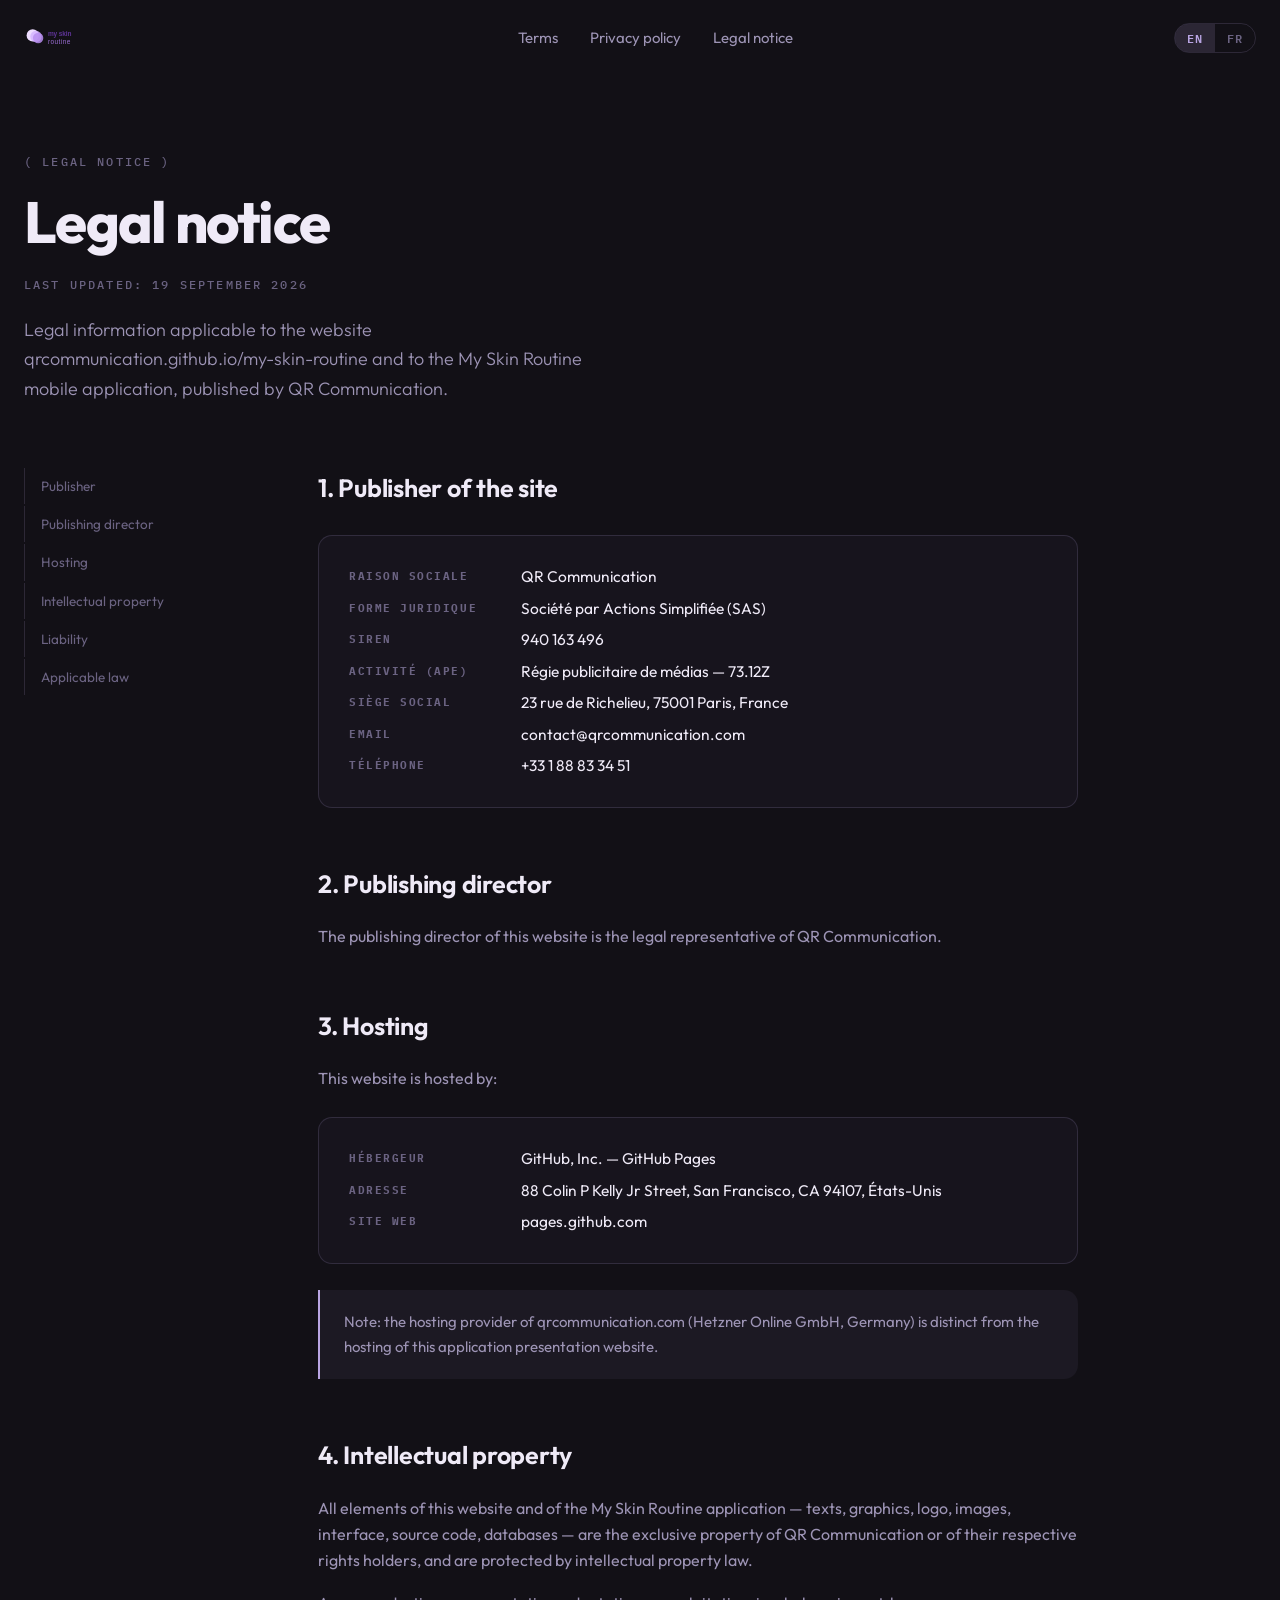
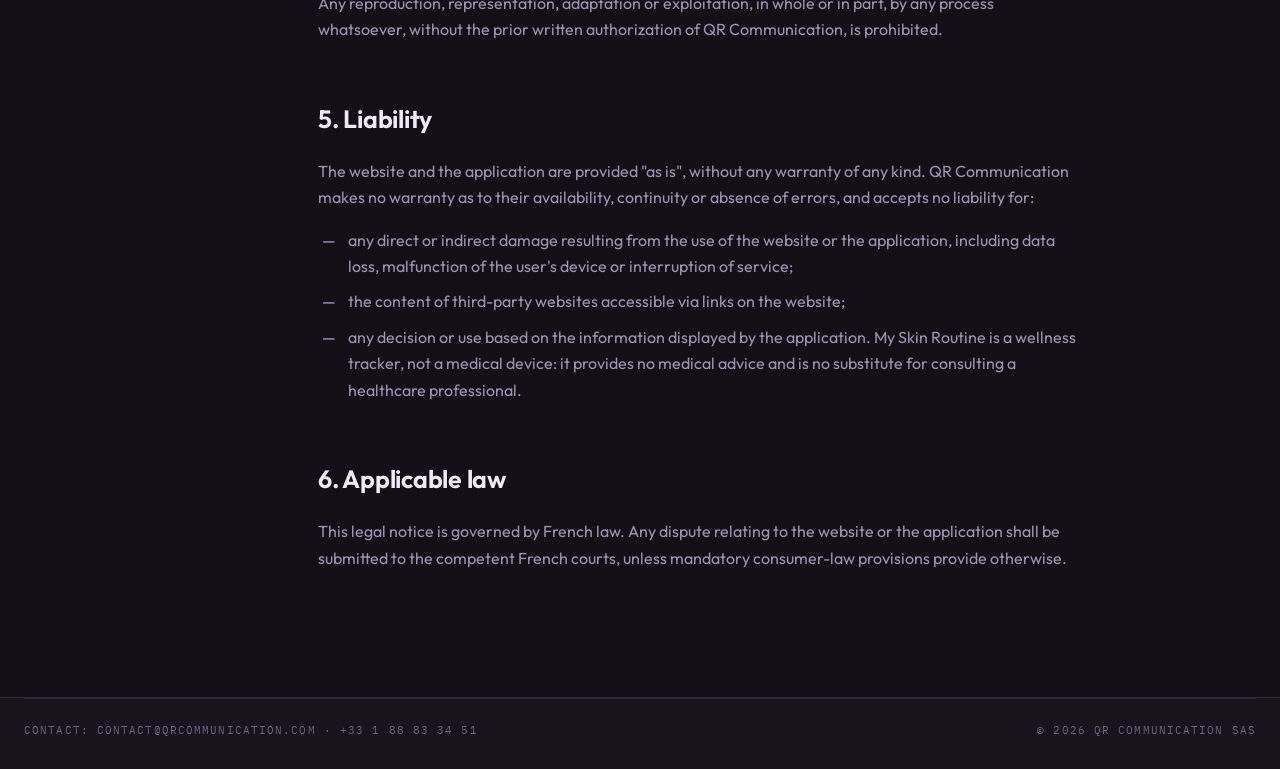
<file: docs/legal.html>
<!DOCTYPE html>
<html lang="fr">
<head>
<meta charset="UTF-8">
<meta name="viewport" content="width=device-width, initial-scale=1.0">
<title>Mentions légales — My Skin Routine</title>
<meta name="description" content="Mentions légales du site My Skin Routine — éditeur, hébergement, propriété intellectuelle et responsabilité.">
<meta name="robots" content="noindex">
<meta name="theme-color" content="#121016">
<link rel="icon" type="image/png" href="assets/favicon.png">
<link rel="preconnect" href="https://fonts.googleapis.com">
<link rel="preconnect" href="https://fonts.gstatic.com" crossorigin>
<link href="https://fonts.googleapis.com/css2?family=Outfit:wght@300;400;500;600;700;800&family=IBM+Plex+Mono:wght@400;500&display=swap" rel="stylesheet">
<link rel="stylesheet" href="assets/site.css">
<script>
window.PAGE_DICT = {
en: {
  "meta.title": "Legal notice — My Skin Routine",
  "doc.kicker": "( Legal notice )",
  "doc.h1": "Legal notice",
  "doc.updated": "Last updated: 19 September 2026",
  "doc.intro": "Legal information applicable to the website qrcommunication.github.io/my-skin-routine and to the My Skin Routine mobile application, published by QR Communication.",
  "toc.1": "Publisher", "toc.2": "Publishing director", "toc.3": "Hosting",
  "toc.4": "Intellectual property", "toc.5": "Liability", "toc.6": "Applicable law",
  "s1.h": "1. Publisher of the site",
  "s2.h": "2. Publishing director",
  "s2.p": "The publishing director of this website is the legal representative of QR Communication.",
  "s3.h": "3. Hosting",
  "s3.p": "This website is hosted by:",
  "s3.host": "Host: GitHub, Inc. — GitHub Pages<br>Address: 88 Colin P Kelly Jr Street, San Francisco, CA 94107, United States<br>Website: pages.github.com",
  "s3.note": "Note: the hosting provider of qrcommunication.com (Hetzner Online GmbH, Germany) is distinct from the hosting of this application presentation website.",
  "s4.h": "4. Intellectual property",
  "s4.p": "All elements of this website and of the My Skin Routine application — texts, graphics, logo, images, interface, source code, databases — are the exclusive property of QR Communication or of their respective rights holders, and are protected by intellectual property law.",
  "s4.p2": "Any reproduction, representation, adaptation or exploitation, in whole or in part, by any process whatsoever, without the prior written authorization of QR Communication, is prohibited.",
  "s5.h": "5. Liability",
  "s5.p": "The website and the application are provided \"as is\", without any warranty of any kind. QR Communication makes no warranty as to their availability, continuity or absence of errors, and accepts no liability for:",
  "s5.l1": "any direct or indirect damage resulting from the use of the website or the application, including data loss, malfunction of the user's device or interruption of service;",
  "s5.l2": "the content of third-party websites accessible via links on the website;",
  "s5.l3": "any decision or use based on the information displayed by the application. My Skin Routine is a wellness tracker, not a medical device: it provides no medical advice and is no substitute for consulting a healthcare professional.",
  "s6.h": "6. Applicable law",
  "s6.p": "This legal notice is governed by French law. Any dispute relating to the website or the application shall be submitted to the competent French courts, unless mandatory consumer-law provisions provide otherwise.",
  "footer.contact": "Contact: contact@qrcommunication.com · +33 1 88 83 34 51"
},
fr: {
  "meta.title": "Mentions légales — My Skin Routine",
  "doc.kicker": "( Mentions légales )",
  "doc.h1": "Mentions légales",
  "doc.updated": "Dernière mise à jour : 19 septembre 2026",
  "doc.intro": "Informations légales applicables au site qrcommunication.github.io/my-skin-routine et à l'application mobile My Skin Routine, édités par QR Communication.",
  "toc.1": "Éditeur", "toc.2": "Directeur de la publication", "toc.3": "Hébergement",
  "toc.4": "Propriété intellectuelle", "toc.5": "Responsabilité", "toc.6": "Droit applicable",
  "s1.h": "1. Éditeur du site",
  "s2.h": "2. Directeur de la publication",
  "s2.p": "Le directeur de la publication de ce site est le représentant légal de la société QR Communication.",
  "s3.h": "3. Hébergement",
  "s3.p": "Ce site est hébergé par :",
  "s3.host": "Hébergeur : GitHub, Inc. — GitHub Pages<br>Adresse : 88 Colin P Kelly Jr Street, San Francisco, CA 94107, États-Unis<br>Site web : pages.github.com",
  "s3.note": "NB : l'hébergeur du site qrcommunication.com (Hetzner Online GmbH, Allemagne) est distinct de l'hébergement de ce site de présentation de l'application.",
  "s4.h": "4. Propriété intellectuelle",
  "s4.p": "L'ensemble des éléments composant ce site et l'application My Skin Routine — textes, graphismes, logo, images, interface, code source, bases de données — est la propriété exclusive de QR Communication ou de leurs ayants droit respectifs, et est protégé par le droit de la propriété intellectuelle.",
  "s4.p2": "Toute reproduction, représentation, adaptation ou exploitation, totale ou partielle, par quelque procédé que ce soit, sans l'autorisation écrite préalable de QR Communication, est interdite.",
  "s5.h": "5. Responsabilité",
  "s5.p": "Le site et l'application sont fournis « en l'état », sans aucune garantie. QR Communication ne garantit ni leur disponibilité, ni leur continuité, ni l'absence d'erreurs, et ne saurait être tenue responsable :",
  "s5.l1": "de tout dommage direct ou indirect résultant de l'utilisation du site ou de l'application, notamment la perte de données, le dysfonctionnement du terminal de l'utilisateur ou l'interruption de service ;",
  "s5.l2": "du contenu des sites tiers accessibles par lien depuis ce site ;",
  "s5.l3": "de toute décision ou usage fondé sur les informations affichées par l'application. My Skin Routine est un outil de bien-être, et non un dispositif médical : elle ne délivre aucun conseil médical et ne remplace pas la consultation d'un professionnel de santé.",
  "s6.h": "6. Droit applicable",
  "s6.p": "Les présentes mentions légales sont soumises au droit français. Tout litige relatif au site ou à l'application relève des tribunaux français compétents, sauf dispositions impératives du droit de la consommation contraires.",
  "footer.contact": "Contact : contact@qrcommunication.com · +33 1 88 83 34 51"
}
};
</script>
</head>
<body>

<nav class="nav">
  <div class="wrap nav-in">
    <a class="nav-logo" href="index.html"><img src="assets/logo.svg" alt="My Skin Routine"></a>
    <div class="nav-links">
      <a href="terms.html" data-i18n="nav.terms">Terms</a>
      <a href="privacy.html" data-i18n="nav.privacyPage">Privacy policy</a>
      <a href="legal.html" data-i18n="nav.legalPage">Legal notice</a>
    </div>
    <div class="nav-right">
      <div class="lang-switch"><button id="lang-en">EN</button><button id="lang-fr">FR</button></div>
    </div>
  </div>
</nav>

<main class="doc">
  <div class="wrap">
    <div class="doc-head">
      <span class="mono" data-i18n="doc.kicker">( Mentions légales )</span>
      <h1 data-i18n="doc.h1">Mentions légales</h1>
      <div class="doc-meta">
        <span class="mono" data-i18n="doc.updated">Dernière mise à jour : 19 septembre 2026</span>
      </div>
      <p class="lead" data-i18n="doc.intro">Informations légales applicables au site qrcommunication.github.io/my-skin-routine et à l'application mobile My Skin Routine, édités par QR Communication.</p>
    </div>

    <div class="doc-body">
      <aside class="doc-toc">
        <a href="#s1" data-i18n="toc.1">Éditeur</a>
        <a href="#s2" data-i18n="toc.2">Directeur de la publication</a>
        <a href="#s3" data-i18n="toc.3">Hébergement</a>
        <a href="#s4" data-i18n="toc.4">Propriété intellectuelle</a>
        <a href="#s5" data-i18n="toc.5">Responsabilité</a>
        <a href="#s6" data-i18n="toc.6">Droit applicable</a>
      </aside>

      <article class="doc-article">
        <h2 id="s1" data-i18n="s1.h">1. Éditeur du site</h2>
        <div class="card">
          <div class="grid2">
            <b>Raison sociale</b><span>QR Communication</span>
            <b>Forme juridique</b><span>Société par Actions Simplifiée (SAS)</span>
            <b>SIREN</b><span>940 163 496</span>
            <b>Activité (APE)</b><span>Régie publicitaire de médias — 73.12Z</span>
            <b>Siège social</b><span>23 rue de Richelieu, 75001 Paris, France</span>
            <b>Email</b><span>contact@qrcommunication.com</span>
            <b>Téléphone</b><span>+33 1 88 83 34 51</span>
          </div>
        </div>

        <h2 id="s2" data-i18n="s2.h">2. Directeur de la publication</h2>
        <p data-i18n="s2.p">Le directeur de la publication de ce site est le représentant légal de la société QR Communication.</p>

        <h2 id="s3" data-i18n="s3.h">3. Hébergement</h2>
        <p data-i18n="s3.p">Ce site est hébergé par :</p>
        <div class="card">
          <div class="grid2">
            <b>Hébergeur</b><span>GitHub, Inc. — GitHub Pages</span>
            <b>Adresse</b><span>88 Colin P Kelly Jr Street, San Francisco, CA 94107, États-Unis</span>
            <b>Site web</b><span>pages.github.com</span>
          </div>
        </div>
        <div class="notice"><p data-i18n="s3.note">NB : l'hébergeur du site qrcommunication.com (Hetzner Online GmbH, Allemagne) est distinct de l'hébergement de ce site de présentation de l'application.</p></div>

        <h2 id="s4" data-i18n="s4.h">4. Propriété intellectuelle</h2>
        <p data-i18n="s4.p">L'ensemble des éléments composant ce site et l'application My Skin Routine — textes, graphismes, logo, images, interface, code source, bases de données — est la propriété exclusive de QR Communication ou de leurs ayants droit respectifs, et est protégé par le droit de la propriété intellectuelle.</p>
        <p data-i18n="s4.p2">Toute reproduction, représentation, adaptation ou exploitation, totale ou partielle, par quelque procédé que ce soit, sans l'autorisation écrite préalable de QR Communication, est interdite.</p>

        <h2 id="s5" data-i18n="s5.h">5. Responsabilité</h2>
        <p data-i18n="s5.p">Le site et l'application sont fournis « en l'état », sans aucune garantie. QR Communication ne garantit ni leur disponibilité, ni leur continuité, ni l'absence d'erreurs, et ne saurait être tenue responsable :</p>
        <ul>
          <li data-i18n="s5.l1">de tout dommage direct ou indirect résultant de l'utilisation du site ou de l'application, notamment la perte de données, le dysfonctionnement du terminal de l'utilisateur ou l'interruption de service ;</li>
          <li data-i18n="s5.l2">du contenu des sites tiers accessibles par lien depuis ce site ;</li>
          <li data-i18n="s5.l3">de toute décision ou usage fondé sur les informations affichées par l'application. My Skin Routine est un outil de bien-être, et non un dispositif médical : elle ne délivre aucun conseil médical et ne remplace pas la consultation d'un professionnel de santé.</li>
        </ul>

        <h2 id="s6" data-i18n="s6.h">6. Droit applicable</h2>
        <p data-i18n="s6.p">Les présentes mentions légales sont soumises au droit français. Tout litige relatif au site ou à l'application relève des tribunaux français compétents, sauf dispositions impératives du droit de la consommation contraires.</p>
      </article>
    </div>
  </div>
</main>

<footer>
  <div class="wrap">
    <div class="foot-base">
      <span data-i18n="footer.contact">Contact : contact@qrcommunication.com · +33 1 88 83 34 51</span>
      <span>© 2026 QR Communication SAS</span>
    </div>
  </div>
</footer>

<script src="assets/i18n.js"></script>
</body>
</html>
</file>
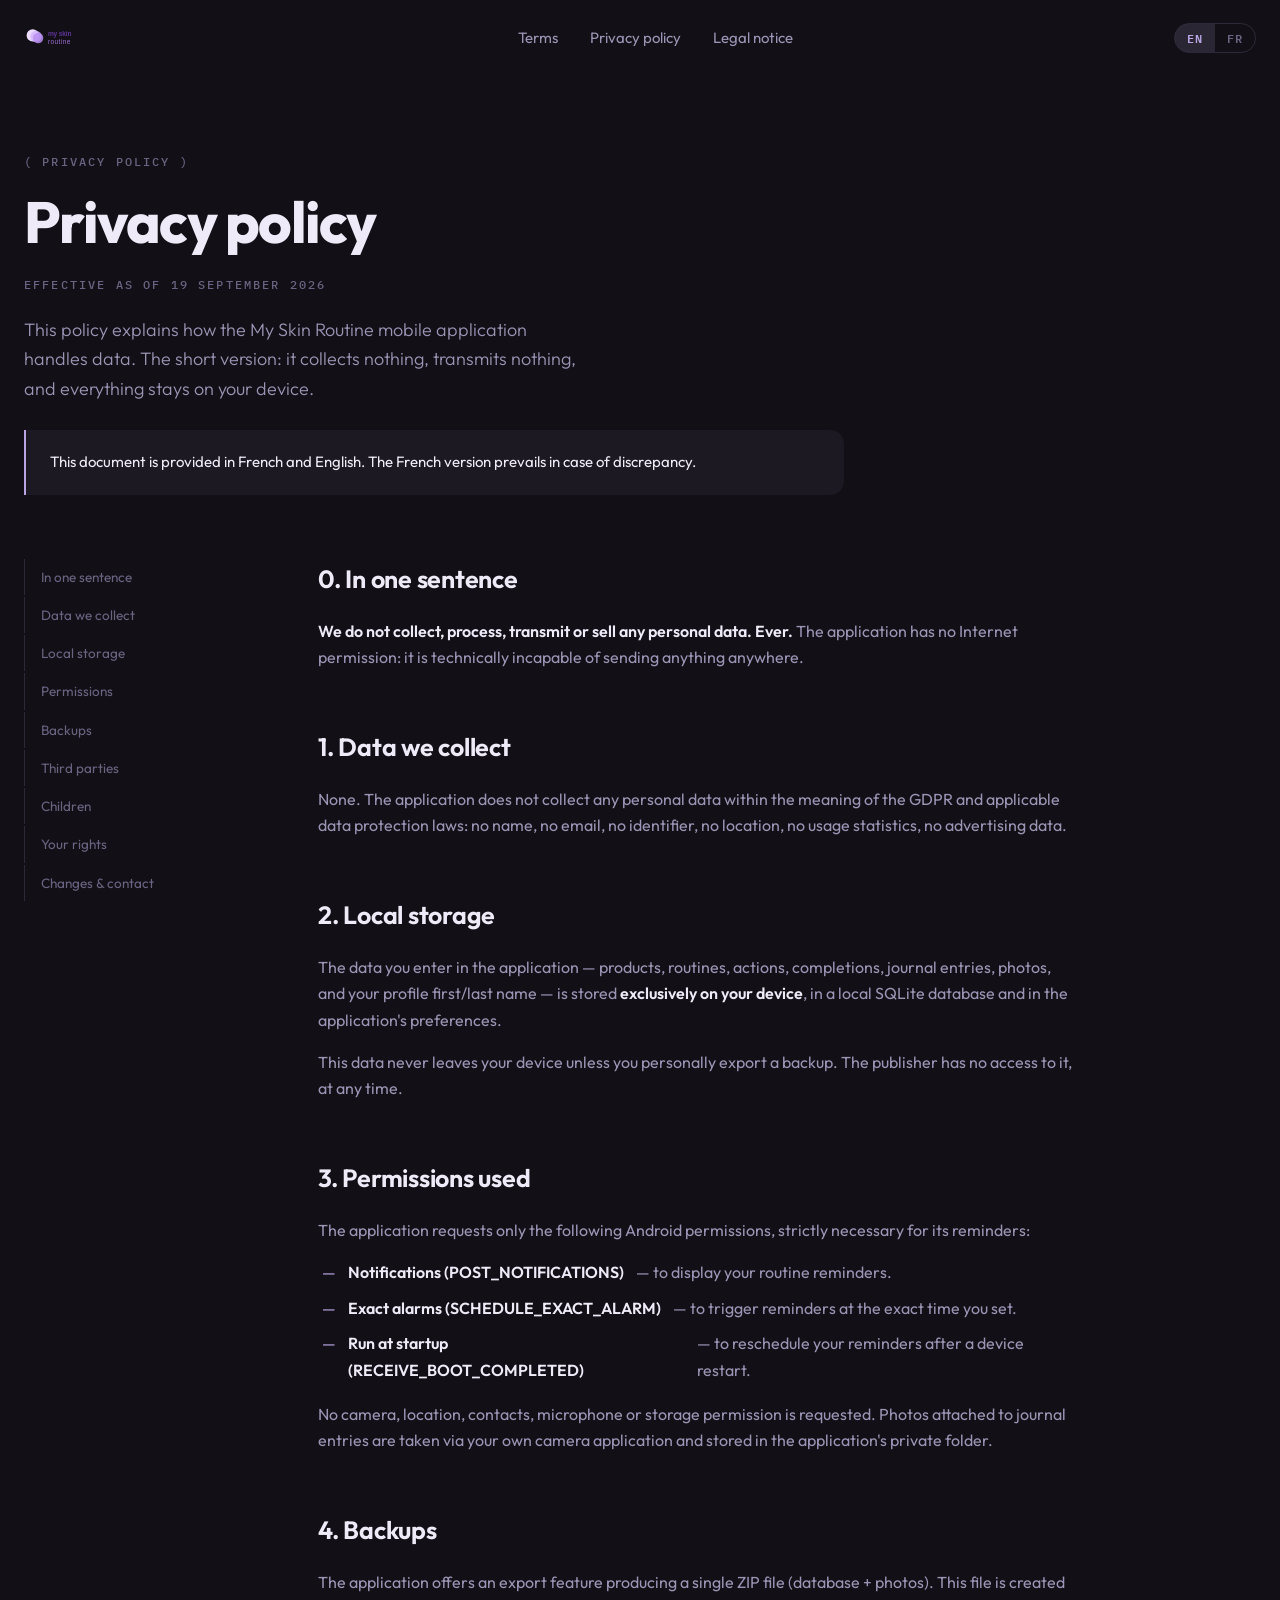
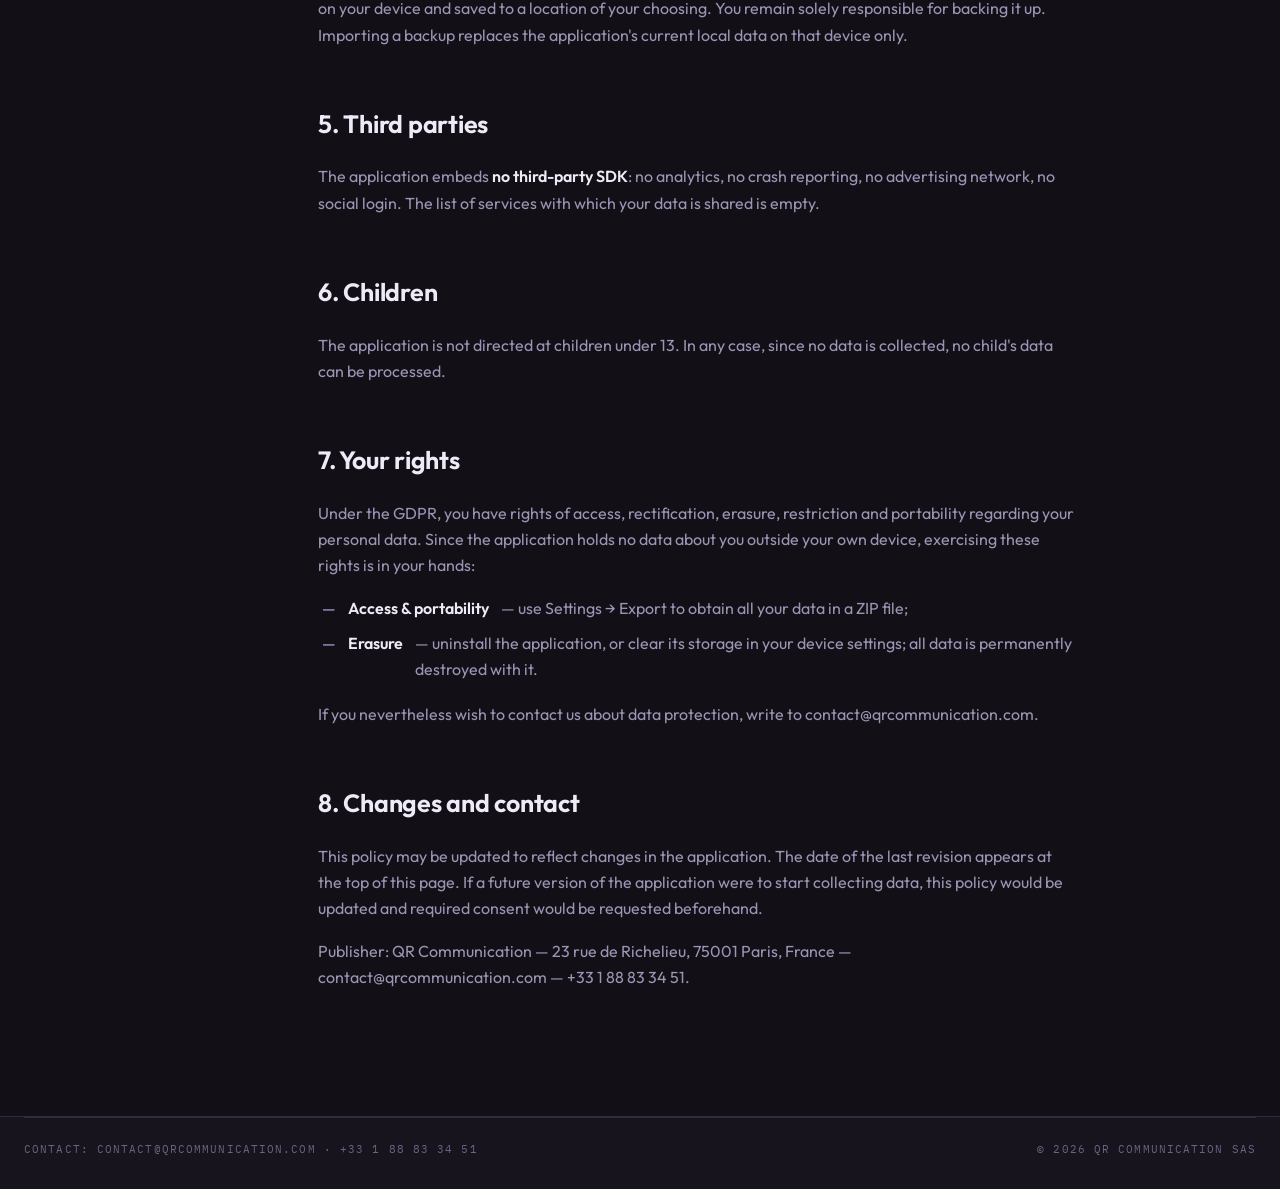
<file: docs/privacy.html>
<!DOCTYPE html>
<html lang="fr">
<head>
<meta charset="UTF-8">
<meta name="viewport" content="width=device-width, initial-scale=1.0">
<title>Politique de confidentialité — My Skin Routine</title>
<meta name="description" content="Politique de confidentialité de l'application My Skin Routine — aucune donnée collectée, tout reste sur votre appareil.">
<meta name="theme-color" content="#121016">
<link rel="icon" type="image/png" href="assets/favicon.png">
<link rel="preconnect" href="https://fonts.googleapis.com">
<link rel="preconnect" href="https://fonts.gstatic.com" crossorigin>
<link href="https://fonts.googleapis.com/css2?family=Outfit:wght@300;400;500;600;700;800&family=IBM+Plex+Mono:wght@400;500&display=swap" rel="stylesheet">
<link rel="stylesheet" href="assets/site.css">
<script>
window.PAGE_DICT = {
en: {
  "meta.title": "Privacy policy — My Skin Routine",
  "doc.kicker": "( Privacy policy )",
  "doc.h1": "Privacy policy",
  "doc.updated": "Effective as of 19 September 2026",
  "doc.intro": "This policy explains how the My Skin Routine mobile application handles data. The short version: it collects nothing, transmits nothing, and everything stays on your device.",
  "notice.lang": "This document is provided in French and English. The French version prevails in case of discrepancy.",
  "toc.1": "In one sentence", "toc.2": "Data we collect", "toc.3": "Local storage",
  "toc.4": "Permissions", "toc.5": "Backups", "toc.6": "Third parties",
  "toc.7": "Children", "toc.8": "Your rights", "toc.9": "Changes & contact",
  "s0.h": "0. In one sentence",
  "s0.p": "<b>We do not collect, process, transmit or sell any personal data. Ever.</b> The application has no Internet permission: it is technically incapable of sending anything anywhere.",
  "s1.h": "1. Data we collect",
  "s1.p": "None. The application does not collect any personal data within the meaning of the GDPR and applicable data protection laws: no name, no email, no identifier, no location, no usage statistics, no advertising data.",
  "s2.h": "2. Local storage",
  "s2.p": "The data you enter in the application — products, routines, actions, completions, journal entries, photos, and your profile first/last name — is stored <b>exclusively on your device</b>, in a local SQLite database and in the application's preferences.",
  "s2.p2": "This data never leaves your device unless you personally export a backup. The publisher has no access to it, at any time.",
  "s3.h": "3. Permissions used",
  "s3.p": "The application requests only the following Android permissions, strictly necessary for its reminders:",
  "s3.l1": "<b>Notifications (POST_NOTIFICATIONS)</b> — to display your routine reminders.",
  "s3.l2": "<b>Exact alarms (SCHEDULE_EXACT_ALARM)</b> — to trigger reminders at the exact time you set.",
  "s3.l3": "<b>Run at startup (RECEIVE_BOOT_COMPLETED)</b> — to reschedule your reminders after a device restart.",
  "s3.p2": "No camera, location, contacts, microphone or storage permission is requested. Photos attached to journal entries are taken via your own camera application and stored in the application's private folder.",
  "s4.h": "4. Backups",
  "s4.p": "The application offers an export feature producing a single ZIP file (database + photos). This file is created on your device and saved to a location of your choosing. You remain solely responsible for backing it up. Importing a backup replaces the application's current local data on that device only.",
  "s5.h": "5. Third parties",
  "s5.p": "The application embeds <b>no third-party SDK</b>: no analytics, no crash reporting, no advertising network, no social login. The list of services with which your data is shared is empty.",
  "s6.h": "6. Children",
  "s6.p": "The application is not directed at children under 13. In any case, since no data is collected, no child's data can be processed.",
  "s7.h": "7. Your rights",
  "s7.p": "Under the GDPR, you have rights of access, rectification, erasure, restriction and portability regarding your personal data. Since the application holds no data about you outside your own device, exercising these rights is in your hands:",
  "s7.l1": "<b>Access & portability</b> — use Settings → Export to obtain all your data in a ZIP file;",
  "s7.l2": "<b>Erasure</b> — uninstall the application, or clear its storage in your device settings; all data is permanently destroyed with it.",
  "s7.p2": "If you nevertheless wish to contact us about data protection, write to contact@qrcommunication.com.",
  "s8.h": "8. Changes and contact",
  "s8.p": "This policy may be updated to reflect changes in the application. The date of the last revision appears at the top of this page. If a future version of the application were to start collecting data, this policy would be updated and required consent would be requested beforehand.",
  "s8.p2": "Publisher: QR Communication — 23 rue de Richelieu, 75001 Paris, France — contact@qrcommunication.com — +33 1 88 83 34 51.",
  "footer.contact": "Contact: contact@qrcommunication.com · +33 1 88 83 34 51"
},
fr: {
  "meta.title": "Politique de confidentialité — My Skin Routine",
  "doc.kicker": "( Politique de confidentialité )",
  "doc.h1": "Politique de confidentialité",
  "doc.updated": "En vigueur à compter du 19 septembre 2026",
  "doc.intro": "Cette politique explique comment l'application mobile My Skin Routine traite les données. La version courte : elle ne collecte rien, ne transmet rien, et tout reste sur votre appareil.",
  "notice.lang": "Ce document est fourni en français et en anglais. En cas de divergence, la version française prévaut.",
  "toc.1": "En une phrase", "toc.2": "Données collectées", "toc.3": "Stockage local",
  "toc.4": "Permissions", "toc.5": "Sauvegardes", "toc.6": "Tiers",
  "toc.7": "Enfants", "toc.8": "Vos droits", "toc.9": "Évolutions & contact",
  "s0.h": "0. En une phrase",
  "s0.p": "<b>Nous ne collectons, ne traitons, ne transmettons et ne vendons aucune donnée personnelle. Jamais.</b> L'application n'a pas de permission Internet : elle est techniquement incapable d'envoyer quoi que ce soit, où que ce soit.",
  "s1.h": "1. Données collectées",
  "s1.p": "Aucune. L'application ne collecte aucune donnée personnelle au sens du RGPD et des lois applicables en matière de protection des données : ni nom, ni email, ni identifiant, ni localisation, ni statistiques d'usage, ni données publicitaires.",
  "s2.h": "2. Stockage local",
  "s2.p": "Les données que vous saisissez dans l'application — produits, routines, actions, complétions, entrées de journal, photos, ainsi que votre prénom et nom de profil — sont stockées <b>exclusivement sur votre appareil</b>, dans une base SQLite locale et dans les préférences de l'application.",
  "s2.p2": "Ces données ne quittent jamais votre appareil, sauf si vous exportez vous-même une sauvegarde. L'Éditeur n'y a accès, à aucun moment.",
  "s3.h": "3. Permissions utilisées",
  "s3.p": "L'application ne demande que les permissions Android suivantes, strictement nécessaires à ses rappels :",
  "s3.l1": "<b>Notifications (POST_NOTIFICATIONS)</b> — pour afficher les rappels de vos routines.",
  "s3.l2": "<b>Alarmes exactes (SCHEDULE_EXACT_ALARM)</b> — pour déclencher les rappels à l'heure précise que vous avez définie.",
  "s3.l3": "<b>Démarrage automatique (RECEIVE_BOOT_COMPLETED)</b> — pour reprogrammer vos rappels après un redémarrage de l'appareil.",
  "s3.p2": "Aucune permission caméra, localisation, contacts, microphone ou stockage n'est demandée. Les photos jointes aux entrées de journal sont prises via votre propre application appareil photo et stockées dans le dossier privé de l'application.",
  "s4.h": "4. Sauvegardes",
  "s4.p": "L'application propose un export produisant un unique fichier ZIP (base de données + photos). Ce fichier est créé sur votre appareil et enregistré à l'emplacement de votre choix. Vous restez seul responsable de sa sauvegarde. L'import d'une sauvegarde remplace les données locales actuelles de l'application sur ce seul appareil.",
  "s5.h": "5. Tiers",
  "s5.p": "L'application n'intègre <b>aucun SDK tiers</b> : pas d'analytique, pas de rapport de plantage, pas de régie publicitaire, pas de connexion sociale. La liste des services avec lesquels vos données sont partagées est vide.",
  "s6.h": "6. Enfants",
  "s6.p": "L'application ne s'adresse pas aux enfants de moins de 13 ans. En tout état de cause, aucune donnée n'étant collectée, aucune donnée d'enfant ne peut être traitée.",
  "s7.h": "7. Vos droits",
  "s7.p": "Au titre du RGPD, vous disposez de droits d'accès, de rectification, d'effacement, de limitation et de portabilité sur vos données personnelles. L'application ne détenant aucune donnée vous concernant en dehors de votre appareil, l'exercice de ces droits est entre vos mains :",
  "s7.l1": "<b>Accès & portabilité</b> — Réglages → Exporter permet d'obtenir toutes vos données dans un fichier ZIP ;",
  "s7.l2": "<b>Effacement</b> — désinstallez l'application, ou effacez son stockage dans les réglages de votre appareil ; toutes les données sont définitivement détruites avec elle.",
  "s7.p2": "Si vous souhaitez néanmoins nous contacter au sujet de la protection des données, écrivez à contact@qrcommunication.com.",
  "s8.h": "8. Évolutions et contact",
  "s8.p": "Cette politique peut être mise à jour pour refléter l'évolution de l'application. La date de dernière révision figure en haut de cette page. Si une future version de l'application venait à collecter des données, cette politique serait actualisée et le consentement requis serait demandé au préalable.",
  "s8.p2": "Éditeur : QR Communication — 23 rue de Richelieu, 75001 Paris, France — contact@qrcommunication.com — +33 1 88 83 34 51.",
  "footer.contact": "Contact : contact@qrcommunication.com · +33 1 88 83 34 51"
}
};
</script>
</head>
<body>

<nav class="nav">
  <div class="wrap nav-in">
    <a class="nav-logo" href="index.html"><img src="assets/logo.svg" alt="My Skin Routine"></a>
    <div class="nav-links">
      <a href="terms.html" data-i18n="nav.terms">Terms</a>
      <a href="privacy.html" data-i18n="nav.privacyPage">Privacy policy</a>
      <a href="legal.html" data-i18n="nav.legalPage">Legal notice</a>
    </div>
    <div class="nav-right">
      <div class="lang-switch"><button id="lang-en">EN</button><button id="lang-fr">FR</button></div>
    </div>
  </div>
</nav>

<main class="doc">
  <div class="wrap">
    <div class="doc-head">
      <span class="mono" data-i18n="doc.kicker">( Politique de confidentialité )</span>
      <h1 data-i18n="doc.h1">Politique de confidentialité</h1>
      <div class="doc-meta">
        <span class="mono" data-i18n="doc.updated">En vigueur à compter du 19 septembre 2026</span>
      </div>
      <p class="lead" data-i18n="doc.intro">Cette politique explique comment l'application mobile My Skin Routine traite les données. La version courte : elle ne collecte rien, ne transmet rien, et tout reste sur votre appareil.</p>
      <div class="notice"><p data-i18n="notice.lang">Ce document est fourni en français et en anglais. En cas de divergence, la version française prévaut.</p></div>
    </div>

    <div class="doc-body">
      <aside class="doc-toc">
        <a href="#s0" data-i18n="toc.1">En une phrase</a>
        <a href="#s1" data-i18n="toc.2">Données collectées</a>
        <a href="#s2" data-i18n="toc.3">Stockage local</a>
        <a href="#s3" data-i18n="toc.4">Permissions</a>
        <a href="#s4" data-i18n="toc.5">Sauvegardes</a>
        <a href="#s5" data-i18n="toc.6">Tiers</a>
        <a href="#s6" data-i18n="toc.7">Enfants</a>
        <a href="#s7" data-i18n="toc.8">Vos droits</a>
        <a href="#s8" data-i18n="toc.9">Évolutions & contact</a>
      </aside>

      <article class="doc-article">
        <h2 id="s0" data-i18n="s0.h">0. En une phrase</h2>
        <p data-i18n="s0.p"><b>Nous ne collectons, ne traitons, ne transmettons et ne vendons aucune donnée personnelle. Jamais.</b> L'application n'a pas de permission Internet : elle est techniquement incapable d'envoyer quoi que ce soit, où que ce soit.</p>

        <h2 id="s1" data-i18n="s1.h">1. Données collectées</h2>
        <p data-i18n="s1.p">Aucune. L'application ne collecte aucune donnée personnelle au sens du RGPD et des lois applicables en matière de protection des données : ni nom, ni email, ni identifiant, ni localisation, ni statistiques d'usage, ni données publicitaires.</p>

        <h2 id="s2" data-i18n="s2.h">2. Stockage local</h2>
        <p data-i18n="s2.p">Les données que vous saisissez dans l'application — produits, routines, actions, complétions, entrées de journal, photos, ainsi que votre prénom et nom de profil — sont stockées <b>exclusivement sur votre appareil</b>, dans une base SQLite locale et dans les préférences de l'application.</p>
        <p data-i18n="s2.p2">Ces données ne quittent jamais votre appareil, sauf si vous exportez vous-même une sauvegarde. L'Éditeur n'y a accès, à aucun moment.</p>

        <h2 id="s3" data-i18n="s3.h">3. Permissions utilisées</h2>
        <p data-i18n="s3.p">L'application ne demande que les permissions Android suivantes, strictement nécessaires à ses rappels :</p>
        <ul>
          <li data-i18n="s3.l1"><b>Notifications (POST_NOTIFICATIONS)</b> — pour afficher les rappels de vos routines.</li>
          <li data-i18n="s3.l2"><b>Alarmes exactes (SCHEDULE_EXACT_ALARM)</b> — pour déclencher les rappels à l'heure précise que vous avez définie.</li>
          <li data-i18n="s3.l3"><b>Démarrage automatique (RECEIVE_BOOT_COMPLETED)</b> — pour reprogrammer vos rappels après un redémarrage de l'appareil.</li>
        </ul>
        <p data-i18n="s3.p2">Aucune permission caméra, localisation, contacts, microphone ou stockage n'est demandée. Les photos jointes aux entrées de journal sont prises via votre propre application appareil photo et stockées dans le dossier privé de l'application.</p>

        <h2 id="s4" data-i18n="s4.h">4. Sauvegardes</h2>
        <p data-i18n="s4.p">L'application propose un export produisant un unique fichier ZIP (base de données + photos). Ce fichier est créé sur votre appareil et enregistré à l'emplacement de votre choix. Vous restez seul responsable de sa sauvegarde. L'import d'une sauvegarde remplace les données locales actuelles de l'application sur ce seul appareil.</p>

        <h2 id="s5" data-i18n="s5.h">5. Tiers</h2>
        <p data-i18n="s5.p">L'application n'intègre <b>aucun SDK tiers</b> : pas d'analytique, pas de rapport de plantage, pas de régie publicitaire, pas de connexion sociale. La liste des services avec lesquels vos données sont partagées est vide.</p>

        <h2 id="s6" data-i18n="s6.h">6. Enfants</h2>
        <p data-i18n="s6.p">L'application ne s'adresse pas aux enfants de moins de 13 ans. En tout état de cause, aucune donnée n'étant collectée, aucune donnée d'enfant ne peut être traitée.</p>

        <h2 id="s7" data-i18n="s7.h">7. Vos droits</h2>
        <p data-i18n="s7.p">Au titre du RGPD, vous disposez de droits d'accès, de rectification, d'effacement, de limitation et de portabilité sur vos données personnelles. L'application ne détenant aucune donnée vous concernant en dehors de votre appareil, l'exercice de ces droits est entre vos mains :</p>
        <ul>
          <li data-i18n="s7.l1"><b>Accès & portabilité</b> — Réglages → Exporter permet d'obtenir toutes vos données dans un fichier ZIP ;</li>
          <li data-i18n="s7.l2"><b>Effacement</b> — désinstallez l'application, ou effacez son stockage dans les réglages de votre appareil ; toutes les données sont définitivement détruites avec elle.</li>
        </ul>
        <p data-i18n="s7.p2">Si vous souhaitez néanmoins nous contacter au sujet de la protection des données, écrivez à contact@qrcommunication.com.</p>

        <h2 id="s8" data-i18n="s8.h">8. Évolutions et contact</h2>
        <p data-i18n="s8.p">Cette politique peut être mise à jour pour refléter l'évolution de l'application. La date de dernière révision figure en haut de cette page. Si une future version de l'application venait à collecter des données, cette politique serait actualisée et le consentement requis serait demandé au préalable.</p>
        <p data-i18n="s8.p2">Éditeur : QR Communication — 23 rue de Richelieu, 75001 Paris, France — contact@qrcommunication.com — +33 1 88 83 34 51.</p>
      </article>
    </div>
  </div>
</main>

<footer>
  <div class="wrap">
    <div class="foot-base">
      <span data-i18n="footer.contact">Contact : contact@qrcommunication.com · +33 1 88 83 34 51</span>
      <span>© 2026 QR Communication SAS</span>
    </div>
  </div>
</footer>

<script src="assets/i18n.js"></script>
</body>
</html>
</file>
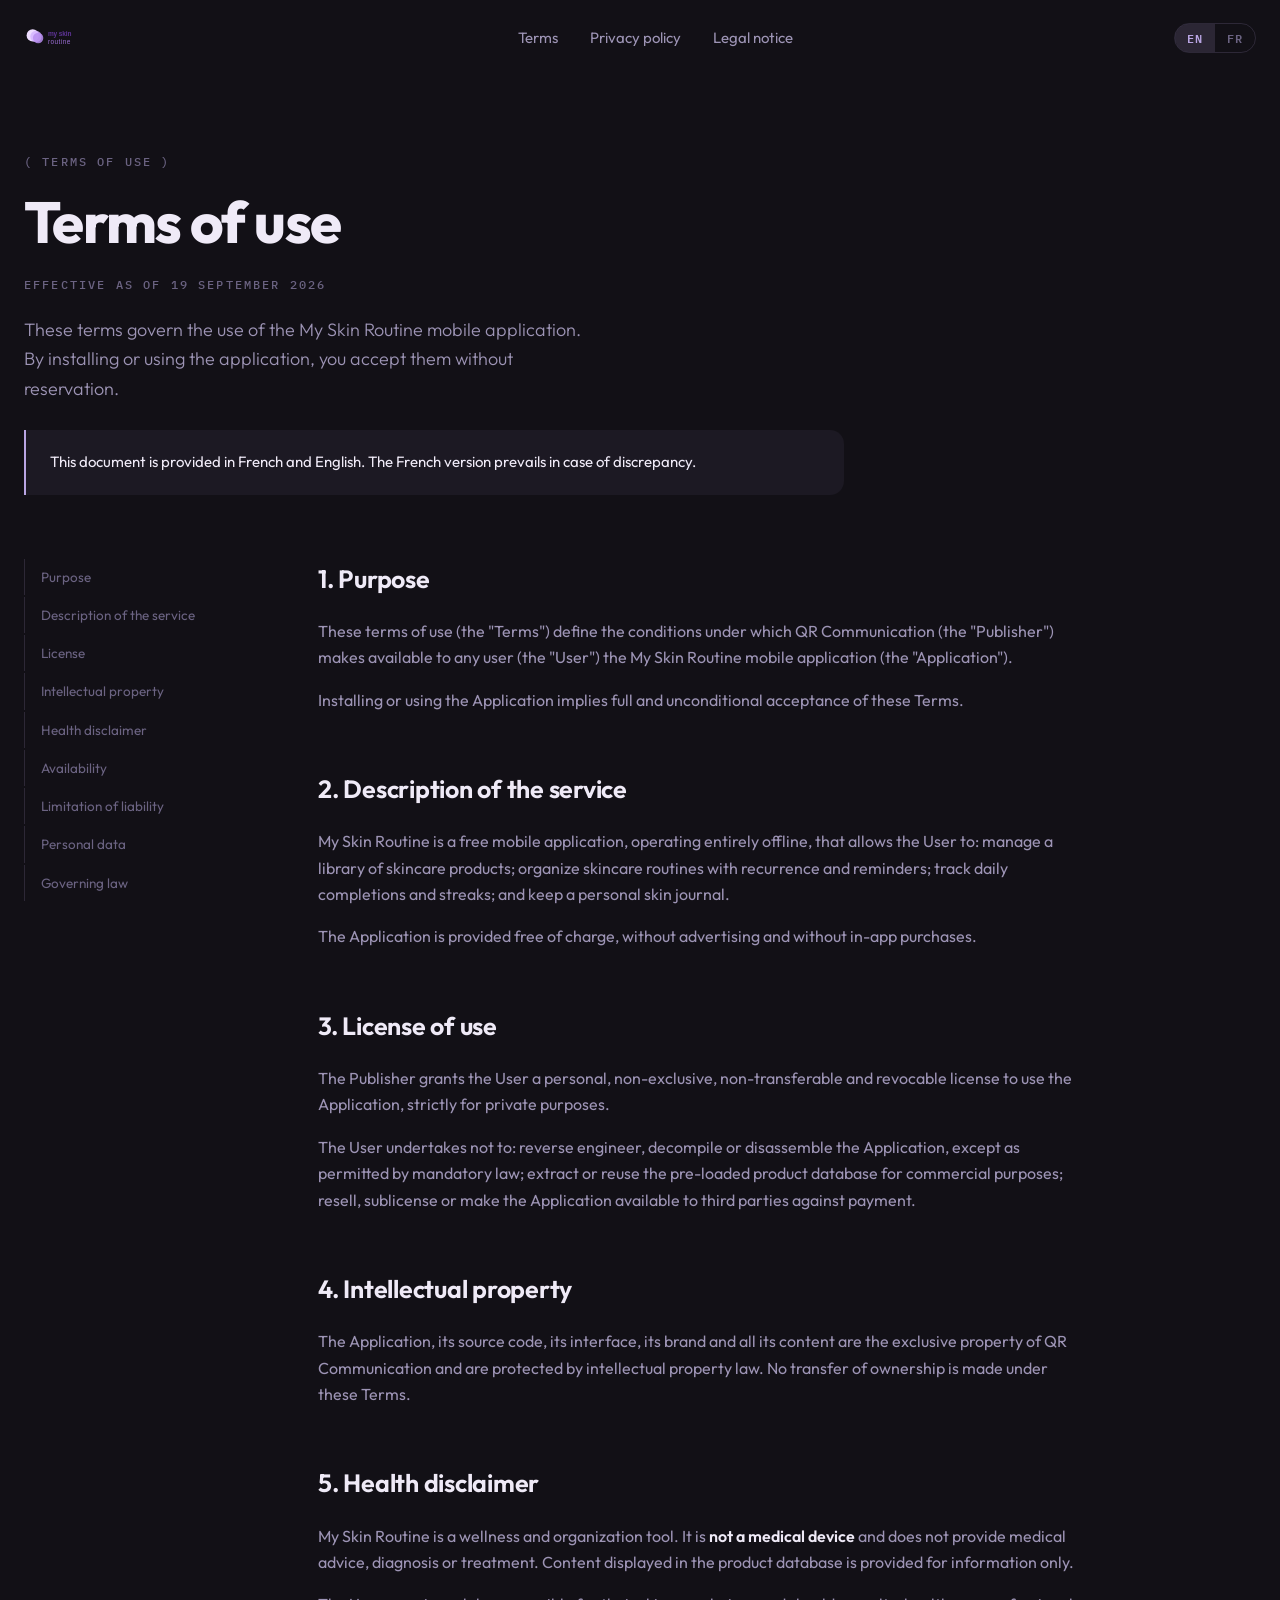
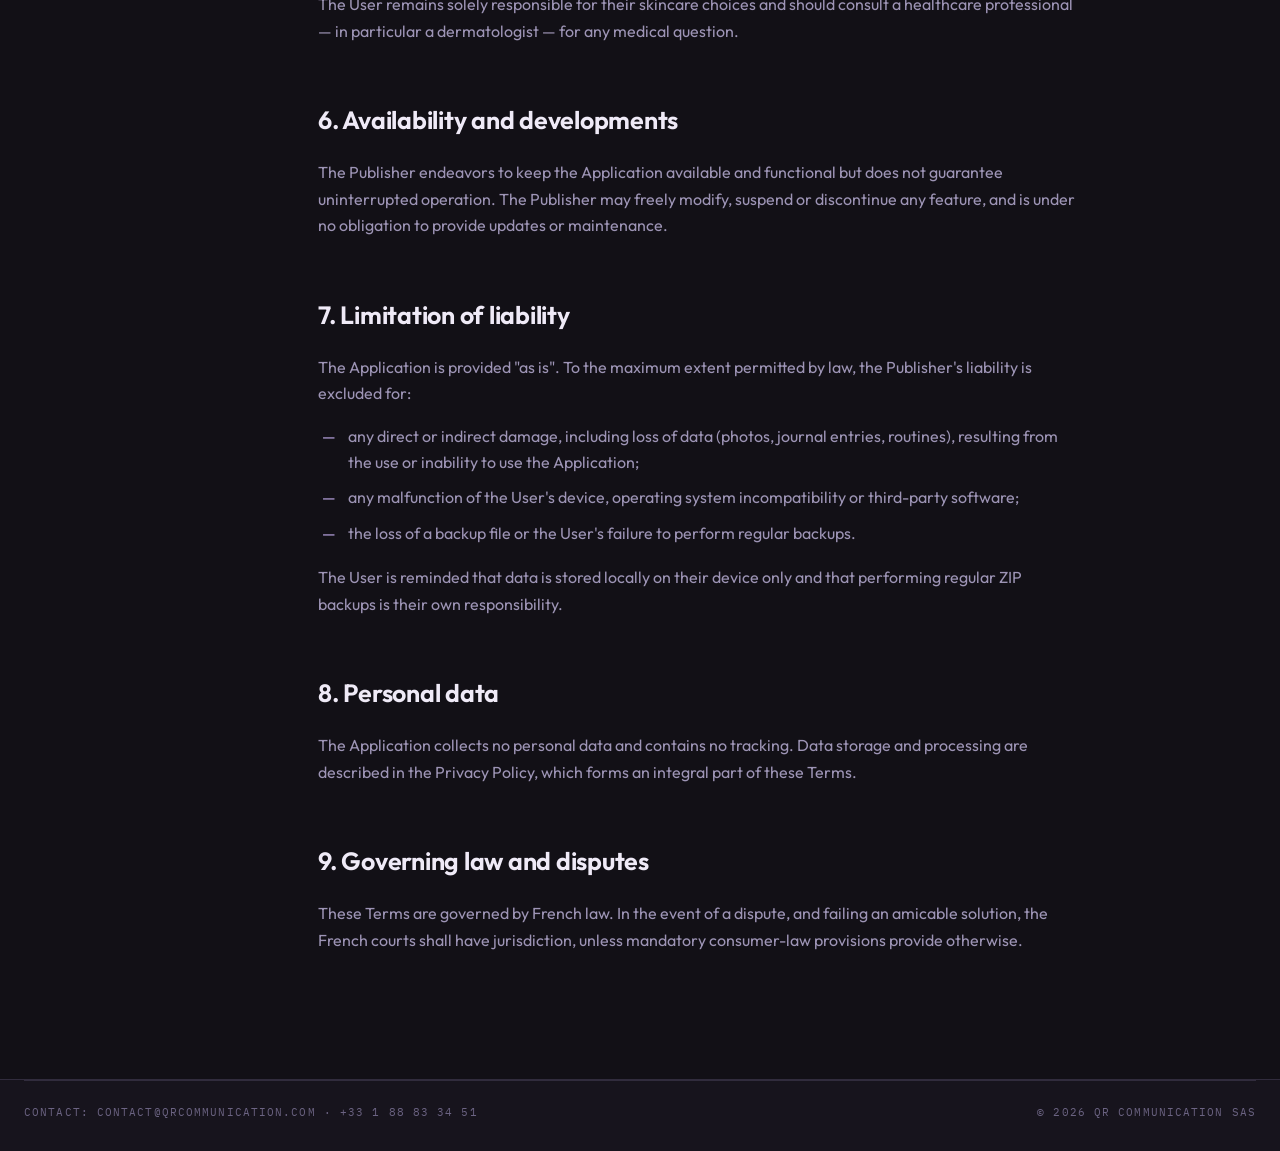
<file: docs/terms.html>
<!DOCTYPE html>
<html lang="fr">
<head>
<meta charset="UTF-8">
<meta name="viewport" content="width=device-width, initial-scale=1.0">
<title>Conditions d'utilisation — My Skin Routine</title>
<meta name="description" content="Conditions générales d'utilisation de l'application My Skin Routine.">
<meta name="robots" content="noindex">
<meta name="theme-color" content="#121016">
<link rel="icon" type="image/png" href="assets/favicon.png">
<link rel="preconnect" href="https://fonts.googleapis.com">
<link rel="preconnect" href="https://fonts.gstatic.com" crossorigin>
<link href="https://fonts.googleapis.com/css2?family=Outfit:wght@300;400;500;600;700;800&family=IBM+Plex+Mono:wght@400;500&display=swap" rel="stylesheet">
<link rel="stylesheet" href="assets/site.css">
<script>
window.PAGE_DICT = {
en: {
  "meta.title": "Terms of use — My Skin Routine",
  "doc.kicker": "( Terms of use )",
  "doc.h1": "Terms of use",
  "doc.updated": "Effective as of 19 September 2026",
  "doc.intro": "These terms govern the use of the My Skin Routine mobile application. By installing or using the application, you accept them without reservation.",
  "notice.lang": "This document is provided in French and English. The French version prevails in case of discrepancy.",
  "toc.1": "Purpose", "toc.2": "Description of the service", "toc.3": "License",
  "toc.4": "Intellectual property", "toc.5": "Health disclaimer", "toc.6": "Availability",
  "toc.7": "Limitation of liability", "toc.8": "Personal data", "toc.9": "Governing law",
  "s1.h": "1. Purpose",
  "s1.p": "These terms of use (the \"Terms\") define the conditions under which QR Communication (the \"Publisher\") makes available to any user (the \"User\") the My Skin Routine mobile application (the \"Application\").",
  "s1.p2": "Installing or using the Application implies full and unconditional acceptance of these Terms.",
  "s2.h": "2. Description of the service",
  "s2.p": "My Skin Routine is a free mobile application, operating entirely offline, that allows the User to: manage a library of skincare products; organize skincare routines with recurrence and reminders; track daily completions and streaks; and keep a personal skin journal.",
  "s2.p2": "The Application is provided free of charge, without advertising and without in-app purchases.",
  "s3.h": "3. License of use",
  "s3.p": "The Publisher grants the User a personal, non-exclusive, non-transferable and revocable license to use the Application, strictly for private purposes.",
  "s3.p2": "The User undertakes not to: reverse engineer, decompile or disassemble the Application, except as permitted by mandatory law; extract or reuse the pre-loaded product database for commercial purposes; resell, sublicense or make the Application available to third parties against payment.",
  "s4.h": "4. Intellectual property",
  "s4.p": "The Application, its source code, its interface, its brand and all its content are the exclusive property of QR Communication and are protected by intellectual property law. No transfer of ownership is made under these Terms.",
  "s5.h": "5. Health disclaimer",
  "s5.p": "My Skin Routine is a wellness and organization tool. It is <b>not a medical device</b> and does not provide medical advice, diagnosis or treatment. Content displayed in the product database is provided for information only.",
  "s5.p2": "The User remains solely responsible for their skincare choices and should consult a healthcare professional — in particular a dermatologist — for any medical question.",
  "s6.h": "6. Availability and developments",
  "s6.p": "The Publisher endeavors to keep the Application available and functional but does not guarantee uninterrupted operation. The Publisher may freely modify, suspend or discontinue any feature, and is under no obligation to provide updates or maintenance.",
  "s7.h": "7. Limitation of liability",
  "s7.p": "The Application is provided \"as is\". To the maximum extent permitted by law, the Publisher's liability is excluded for:",
  "s7.l1": "any direct or indirect damage, including loss of data (photos, journal entries, routines), resulting from the use or inability to use the Application;",
  "s7.l2": "any malfunction of the User's device, operating system incompatibility or third-party software;",
  "s7.l3": "the loss of a backup file or the User's failure to perform regular backups.",
  "s7.p2": "The User is reminded that data is stored locally on their device only and that performing regular ZIP backups is their own responsibility.",
  "s8.h": "8. Personal data",
  "s8.p": "The Application collects no personal data and contains no tracking. Data storage and processing are described in the Privacy Policy, which forms an integral part of these Terms.",
  "s9.h": "9. Governing law and disputes",
  "s9.p": "These Terms are governed by French law. In the event of a dispute, and failing an amicable solution, the French courts shall have jurisdiction, unless mandatory consumer-law provisions provide otherwise.",
  "footer.contact": "Contact: contact@qrcommunication.com · +33 1 88 83 34 51"
},
fr: {
  "meta.title": "Conditions d'utilisation — My Skin Routine",
  "doc.kicker": "( Conditions générales d'utilisation )",
  "doc.h1": "Conditions générales d'utilisation",
  "doc.updated": "En vigueur à compter du 19 septembre 2026",
  "doc.intro": "Les présentes conditions régissent l'utilisation de l'application mobile My Skin Routine. L'installation ou l'utilisation de l'application emporte acceptation sans réserve des présentes conditions.",
  "notice.lang": "Ce document est fourni en français et en anglais. En cas de divergence, la version française prévaut.",
  "toc.1": "Objet", "toc.2": "Description du service", "toc.3": "Licence",
  "toc.4": "Propriété intellectuelle", "toc.5": "Avertissement santé", "toc.6": "Disponibilité",
  "toc.7": "Limitation de responsabilité", "toc.8": "Données personnelles", "toc.9": "Droit applicable",
  "s1.h": "1. Objet",
  "s1.p": "Les présentes conditions générales d'utilisation (les « Conditions ») définissent les modalités selon lesquelles QR Communication (l'« Éditeur ») met à disposition de tout utilisateur (l'« Utilisateur ») l'application mobile My Skin Routine (l'« Application »).",
  "s1.p2": "L'installation ou l'utilisation de l'Application emporte acceptation pleine et entière des présentes Conditions.",
  "s2.h": "2. Description du service",
  "s2.p": "My Skin Routine est une application mobile gratuite, fonctionnant intégralement hors-ligne, permettant à l'Utilisateur de : gérer une bibliothèque de produits skincare ; organiser des routines avec récurrence et rappels ; suivre les complétions quotidiennes et les séries ; et tenir un journal de peau personnel.",
  "s2.p2": "L'Application est fournie gratuitement, sans publicité et sans achats intégrés.",
  "s3.h": "3. Licence d'utilisation",
  "s3.p": "L'Éditeur concède à l'Utilisateur une licence d'utilisation personnelle, non exclusive, non transférable et révocable de l'Application, strictement destinée à un usage privé.",
  "s3.p2": "L'Utilisateur s'interdit notamment de : procéder à l'ingénierie inverse, la décompilation ou le désassemblage de l'Application, sauf autorisation expresse prévue par la loi ; extraire ou réutiliser la base de produits préchargés à des fins commerciales ; revendre, sous-licencier ou mettre l'Application à disposition de tiers contre rémunération.",
  "s4.h": "4. Propriété intellectuelle",
  "s4.p": "L'Application, son code source, son interface, sa marque et l'ensemble de ses contenus sont la propriété exclusive de QR Communication et sont protégés par le droit de la propriété intellectuelle. Aucun transfert de propriété n'est opéré par les présentes.",
  "s5.h": "5. Avertissement santé",
  "s5.p": "My Skin Routine est un outil de bien-être et d'organisation. Elle n'est <b>pas un dispositif médical</b> et ne délivre aucun avis, diagnostic ou traitement médical. Les contenus affichés dans la base de produits le sont à titre purement informatif.",
  "s5.p2": "L'Utilisateur demeure seul responsable de ses choix en matière de soins et doit consulter un professionnel de santé — en particulier un dermatologue — pour toute question d'ordre médical.",
  "s6.h": "6. Disponibilité et évolutions",
  "s6.p": "L'Éditeur s'efforce de maintenir l'Application disponible et fonctionnelle mais ne garantit pas un fonctionnement ininterrompu. L'Éditeur peut librement modifier, suspendre ou supprimer toute fonctionnalité, et n'est tenu à aucune obligation de mise à jour ou de maintenance.",
  "s7.h": "7. Limitation de responsabilité",
  "s7.p": "L'Application est fournie « en l'état ». Dans la mesure maximale permise par la loi, la responsabilité de l'Éditeur est exclue pour :",
  "s7.l1": "tout dommage direct ou indirect, notamment la perte de données (photos, entrées de journal, routines), résultant de l'utilisation ou de l'impossibilité d'utiliser l'Application ;",
  "s7.l2": "tout dysfonctionnement du terminal de l'Utilisateur, incompatibilité du système d'exploitation ou logiciel tiers ;",
  "s7.l3": "la perte d'un fichier de sauvegarde ou le défaut de réalisation de sauvegardes régulières par l'Utilisateur.",
  "s7.p2": "L'Utilisateur est rappelé que les données sont stockées localement sur son seul appareil et que la réalisation régulière de sauvegardes ZIP relève de sa responsabilité.",
  "s8.h": "8. Données personnelles",
  "s8.p": "L'Application ne collecte aucune donnée personnelle et ne contient aucun dispositif de traçage. Le stockage et le traitement des données sont décrits dans la Politique de confidentialité, qui fait partie intégrante des présentes Conditions.",
  "s9.h": "9. Droit applicable et litiges",
  "s9.p": "Les présentes Conditions sont soumises au droit français. En cas de litige et à défaut de résolution amiable, les tribunaux français seront seuls compétents, sauf dispositions impératives du droit de la consommation contraires.",
  "footer.contact": "Contact : contact@qrcommunication.com · +33 1 88 83 34 51"
}
};
</script>
</head>
<body>

<nav class="nav">
  <div class="wrap nav-in">
    <a class="nav-logo" href="index.html"><img src="assets/logo.svg" alt="My Skin Routine"></a>
    <div class="nav-links">
      <a href="terms.html" data-i18n="nav.terms">Terms</a>
      <a href="privacy.html" data-i18n="nav.privacyPage">Privacy policy</a>
      <a href="legal.html" data-i18n="nav.legalPage">Legal notice</a>
    </div>
    <div class="nav-right">
      <div class="lang-switch"><button id="lang-en">EN</button><button id="lang-fr">FR</button></div>
    </div>
  </div>
</nav>

<main class="doc">
  <div class="wrap">
    <div class="doc-head">
      <span class="mono" data-i18n="doc.kicker">( Conditions générales d'utilisation )</span>
      <h1 data-i18n="doc.h1">Conditions générales d'utilisation</h1>
      <div class="doc-meta">
        <span class="mono" data-i18n="doc.updated">En vigueur à compter du 19 septembre 2026</span>
      </div>
      <p class="lead" data-i18n="doc.intro">Les présentes conditions régissent l'utilisation de l'application mobile My Skin Routine. L'installation ou l'utilisation de l'application emporte acceptation sans réserve des présentes conditions.</p>
      <div class="notice"><p data-i18n="notice.lang">Ce document est fourni en français et en anglais. En cas de divergence, la version française prévaut.</p></div>
    </div>

    <div class="doc-body">
      <aside class="doc-toc">
        <a href="#s1" data-i18n="toc.1">Objet</a>
        <a href="#s2" data-i18n="toc.2">Description du service</a>
        <a href="#s3" data-i18n="toc.3">Licence</a>
        <a href="#s4" data-i18n="toc.4">Propriété intellectuelle</a>
        <a href="#s5" data-i18n="toc.5">Avertissement santé</a>
        <a href="#s6" data-i18n="toc.6">Disponibilité</a>
        <a href="#s7" data-i18n="toc.7">Limitation de responsabilité</a>
        <a href="#s8" data-i18n="toc.8">Données personnelles</a>
        <a href="#s9" data-i18n="toc.9">Droit applicable</a>
      </aside>

      <article class="doc-article">
        <h2 id="s1" data-i18n="s1.h">1. Objet</h2>
        <p data-i18n="s1.p">Les présentes conditions générales d'utilisation (les « Conditions ») définissent les modalités selon lesquelles QR Communication (l'« Éditeur ») met à disposition de tout utilisateur (l'« Utilisateur ») l'application mobile My Skin Routine (l'« Application »).</p>
        <p data-i18n="s1.p2">L'installation ou l'utilisation de l'Application emporte acceptation pleine et entière des présentes Conditions.</p>

        <h2 id="s2" data-i18n="s2.h">2. Description du service</h2>
        <p data-i18n="s2.p">My Skin Routine est une application mobile gratuite, fonctionnant intégralement hors-ligne, permettant à l'Utilisateur de : gérer une bibliothèque de produits skincare ; organiser des routines avec récurrence et rappels ; suivre les complétions quotidiennes et les séries ; et tenir un journal de peau personnel.</p>
        <p data-i18n="s2.p2">L'Application est fournie gratuitement, sans publicité et sans achats intégrés.</p>

        <h2 id="s3" data-i18n="s3.h">3. Licence d'utilisation</h2>
        <p data-i18n="s3.p">L'Éditeur concède à l'Utilisateur une licence d'utilisation personnelle, non exclusive, non transférable et révocable de l'Application, strictement destinée à un usage privé.</p>
        <p data-i18n="s3.p2">L'Utilisateur s'interdit notamment de : procéder à l'ingénierie inverse, la décompilation ou le désassemblage de l'Application, sauf autorisation expresse prévue par la loi ; extraire ou réutiliser la base de produits préchargés à des fins commerciales ; revendre, sous-licencier ou mettre l'Application à disposition de tiers contre rémunération.</p>

        <h2 id="s4" data-i18n="s4.h">4. Propriété intellectuelle</h2>
        <p data-i18n="s4.p">L'Application, son code source, son interface, sa marque et l'ensemble de ses contenus sont la propriété exclusive de QR Communication et sont protégés par le droit de la propriété intellectuelle. Aucun transfert de propriété n'est opéré par les présentes.</p>

        <h2 id="s5" data-i18n="s5.h">5. Avertissement santé</h2>
        <p data-i18n="s5.p">My Skin Routine est un outil de bien-être et d'organisation. Elle n'est <b>pas un dispositif médical</b> et ne délivre aucun avis, diagnostic ou traitement médical. Les contenus affichés dans la base de produits le sont à titre purement informatif.</p>
        <p data-i18n="s5.p2">L'Utilisateur demeure seul responsable de ses choix en matière de soins et doit consulter un professionnel de santé — en particulier un dermatologue — pour toute question d'ordre médical.</p>

        <h2 id="s6" data-i18n="s6.h">6. Disponibilité et évolutions</h2>
        <p data-i18n="s6.p">L'Éditeur s'efforce de maintenir l'Application disponible et fonctionnelle mais ne garantit pas un fonctionnement ininterrompu. L'Éditeur peut librement modifier, suspendre ou supprimer toute fonctionnalité, et n'est tenu à aucune obligation de mise à jour ou de maintenance.</p>

        <h2 id="s7" data-i18n="s7.h">7. Limitation de responsabilité</h2>
        <p data-i18n="s7.p">L'Application est fournie « en l'état ». Dans la mesure maximale permise par la loi, la responsabilité de l'Éditeur est exclue pour :</p>
        <ul>
          <li data-i18n="s7.l1">tout dommage direct ou indirect, notamment la perte de données (photos, entrées de journal, routines), résultant de l'utilisation ou de l'impossibilité d'utiliser l'Application ;</li>
          <li data-i18n="s7.l2">tout dysfonctionnement du terminal de l'Utilisateur, incompatibilité du système d'exploitation ou logiciel tiers ;</li>
          <li data-i18n="s7.l3">la perte d'un fichier de sauvegarde ou le défaut de réalisation de sauvegardes régulières par l'Utilisateur.</li>
        </ul>
        <p data-i18n="s7.p2">L'Utilisateur est rappelé que les données sont stockées localement sur son seul appareil et que la réalisation régulière de sauvegardes ZIP relève de sa responsabilité.</p>

        <h2 id="s8" data-i18n="s8.h">8. Données personnelles</h2>
        <p data-i18n="s8.p">L'Application ne collecte aucune donnée personnelle et ne contient aucun dispositif de traçage. Le stockage et le traitement des données sont décrits dans la <a href="privacy.html" style="color:var(--accent)">Politique de confidentialité</a>, qui fait partie intégrante des présentes Conditions.</p>

        <h2 id="s9" data-i18n="s9.h">9. Droit applicable et litiges</h2>
        <p data-i18n="s9.p">Les présentes Conditions sont soumises au droit français. En cas de litige et à défaut de résolution amiable, les tribunaux français seront seuls compétents, sauf dispositions impératives du droit de la consommation contraires.</p>
      </article>
    </div>
  </div>
</main>

<footer>
  <div class="wrap">
    <div class="foot-base">
      <span data-i18n="footer.contact">Contact : contact@qrcommunication.com · +33 1 88 83 34 51</span>
      <span>© 2026 QR Communication SAS</span>
    </div>
  </div>
</footer>

<script src="assets/i18n.js"></script>
</body>
</html>
</file>
<file: docs/assets/site.css>
/* ─── My Skin Routine · site design system ─────────────────────── */
:root{
  --bg:#121016; --bg2:#17141d; --ink:#efeaf7; --muted:#9d94b5; --faint:#6b6382;
  --accent:#b9a5e3; --accent-deep:#8f74c9; --line:rgba(185,165,227,.16);
  --light-bg:#f2eef8; --light-ink:#221d2e; --light-muted:#635c78;
  --radius:14px; --nav-h:76px;
  --font:'Outfit',system-ui,-apple-system,sans-serif;
  --mono:'IBM Plex Mono','SFMono-Regular',Consolas,monospace;
}
*{margin:0;padding:0;box-sizing:border-box}
html{scroll-behavior:smooth}
body{background:var(--bg);color:var(--ink);font-family:var(--font);font-size:17px;line-height:1.65;-webkit-font-smoothing:antialiased;overflow-x:hidden}
img{display:block;max-width:100%}
a{color:inherit;text-decoration:none}
::selection{background:rgba(185,165,227,.32)}
.wrap{width:min(1240px,100% - 48px);margin-inline:auto}

/* mono labels */
.mono{font-family:var(--mono);font-size:12px;font-weight:500;letter-spacing:.18em;text-transform:uppercase;color:var(--faint)}
.mono .n{color:var(--accent)}

/* ── nav ── */
.nav{position:fixed;inset:0 0 auto;z-index:60;border-bottom:1px solid transparent;transition:.3s}
.nav.scrolled{background:rgba(18,16,22,.82);backdrop-filter:blur(16px);border-color:var(--line)}
.nav-in{display:flex;align-items:center;justify-content:space-between;height:var(--nav-h);gap:18px}
.nav-logo img{height:26px;display:block}
.nav-links{display:flex;gap:32px;font-size:15px;color:var(--muted)}
.nav-links a{transition:color .2s}
.nav-links a:hover,.nav-links a[aria-current]{color:var(--ink)}
.nav-right{display:flex;align-items:center;gap:10px}
.lang-switch{display:flex;border:1px solid var(--line);border-radius:99px;overflow:hidden}
.lang-switch button{background:none;border:0;color:var(--faint);font:600 12px/1 var(--mono);letter-spacing:.08em;padding:8px 12px;cursor:pointer;transition:.2s}
.lang-switch button.on{background:rgba(185,165,227,.15);color:var(--accent)}
.gh{display:inline-flex;align-items:center;gap:8px;border:1px solid var(--line);border-radius:99px;padding:9px 16px;font-size:13.5px;color:var(--muted);transition:.2s}
.gh:hover{border-color:var(--accent);color:var(--accent)}
@media(max-width:860px){.nav-links{display:none}}

/* ── buttons ── */
.btn{display:inline-flex;align-items:center;gap:12px;border-radius:12px;padding:16px 26px;font-weight:600;font-size:16px;line-height:1.25;transition:.22s;border:1px solid transparent}
.btn small{display:block;font-size:11.5px;font-weight:400;opacity:.72;text-align:left}
.btn-solid{background:var(--accent);color:#1c1726}
.btn-solid:hover{background:#cabaf0;transform:translateY(-2px)}
.btn-line{border-color:var(--line);color:var(--ink)}
.btn-line:hover{border-color:var(--accent);color:var(--accent)}

/* ── hero ── */
.hero{min-height:100svh;display:flex;align-items:center;position:relative;padding:calc(var(--nav-h) + 40px) 0 48px}
.hero-grid{display:grid;grid-template-columns:1.05fr .95fr;gap:40px;align-items:center;width:100%}
.hero-copy .mono{margin-bottom:26px;display:block}
.hero h1{font-size:clamp(46px,7.2vw,96px);line-height:.98;letter-spacing:-.035em;font-weight:800}
.hero h1 em{font-style:normal;color:var(--accent)}
.hero p.sub{margin-top:28px;max-width:480px;color:var(--muted);font-size:clamp(16px,1.6vw,19px);font-weight:300}
.hero-cta{display:flex;gap:14px;flex-wrap:wrap;margin-top:38px}
.hero-meta{display:flex;gap:26px;flex-wrap:wrap;margin-top:52px;padding-top:22px;border-top:1px solid var(--line)}
.hero-meta span{font-family:var(--mono);font-size:11.5px;letter-spacing:.14em;text-transform:uppercase;color:var(--faint)}
.hero-visual{position:relative;display:flex;justify-content:center}
.shot-frame{border-radius:34px;border:1px solid rgba(255,255,255,.14);background:#08070b;padding:9px;box-shadow:0 60px 120px rgba(0,0,0,.55)}
.shot-frame img{border-radius:26px}
.shot-frame.back{position:absolute;width:56%;right:-4%;top:14%;transform:rotate(4deg);opacity:.9;z-index:-1}
.shot-frame.front{width:min(340px,78%);transform:rotate(-3deg)}
@media(max-width:960px){
  .hero-grid{grid-template-columns:1fr}
  .hero-visual{margin-top:56px}
  .shot-frame.back{display:none}
}

/* ── marquee ── */
.marquee{border-block:1px solid var(--line);overflow:hidden;padding:18px 0;background:var(--bg2)}
.marquee-track{display:flex;gap:56px;width:max-content;animation:slide 32s linear infinite}
.marquee-track span{font-family:var(--mono);font-size:13px;letter-spacing:.22em;text-transform:uppercase;color:var(--muted);white-space:nowrap}
.marquee-track span b{color:var(--accent);font-weight:500}
@keyframes slide{to{transform:translateX(-50%)}}
@media(prefers-reduced-motion:reduce){.marquee-track{animation:none}}

/* ── sections ── */
section{padding:clamp(90px,12vh,150px) 0}
.sec-head{display:grid;grid-template-columns:220px 1fr;gap:30px;align-items:start;margin-bottom:clamp(44px,6vw,80px)}
.sec-head .mono{padding-top:14px}
h2.display{font-size:clamp(34px,4.6vw,58px);line-height:1.04;letter-spacing:-.03em;font-weight:700}
h2.display em{font-style:normal;color:var(--accent)}
.lead{margin-top:20px;color:var(--muted);font-size:18px;font-weight:300;max-width:560px}
@media(max-width:860px){.sec-head{grid-template-columns:1fr;gap:14px}}

/* feature rows */
.frow{display:grid;grid-template-columns:64px 1fr 60px;gap:26px;align-items:start;padding:34px 0;border-top:1px solid var(--line);transition:.22s;position:relative}
.frow:last-child{border-bottom:1px solid var(--line)}
.frow:hover{background:rgba(185,165,227,.045)}
.frow .no{font-family:var(--mono);font-size:13px;color:var(--faint);padding-top:6px}
.frow h3{font-size:clamp(21px,2.4vw,27px);font-weight:600;letter-spacing:-.015em;margin-bottom:8px}
.frow p{color:var(--muted);max-width:640px;font-size:16px}
.frow .ic{color:var(--accent);opacity:.85;padding-top:4px}
.frow .ic svg{width:30px;height:30px;stroke-width:1.5}
@media(max-width:700px){.frow{grid-template-columns:44px 1fr}.frow .ic{display:none}}

/* light band */
.band{background:var(--light-bg);color:var(--light-ink)}
.band .mono,.band .mono .n{color:var(--light-muted)}
.band .mono .n{color:var(--accent-deep)}
.duo{display:grid;grid-template-columns:1fr 1fr;gap:clamp(24px,4vw,60px);align-items:end}
.duo figure{text-align:center}
.duo .shot-frame{display:inline-block;box-shadow:0 40px 90px rgba(34,29,46,.28);border-color:rgba(34,29,46,.2);background:#141119}
.duo figcaption{margin-top:20px;font-family:var(--mono);font-size:12px;letter-spacing:.16em;text-transform:uppercase;color:var(--light-muted)}
@media(max-width:860px){.duo{grid-template-columns:1fr}}

/* steps */
.steps{display:grid;grid-template-columns:repeat(3,1fr);gap:1px;background:var(--line);border:1px solid var(--line)}
.step{background:var(--bg);padding:38px 30px 42px}
.step .no{font-family:var(--mono);font-size:13px;color:var(--accent);letter-spacing:.14em}
.step h3{font-size:22px;font-weight:600;margin:16px 0 10px;letter-spacing:-.015em}
.step p{color:var(--muted);font-size:15.5px}
@media(max-width:860px){.steps{grid-template-columns:1fr}}

/* tech callout (privacy) */
.priv-grid{display:grid;grid-template-columns:1fr 1fr;gap:clamp(34px,5vw,80px);align-items:start}
.code{background:#0c0a10;border:1px solid var(--line);border-radius:var(--radius);overflow:hidden}
.code-bar{display:flex;gap:8px;align-items:center;padding:14px 18px;border-bottom:1px solid var(--line)}
.code-bar i{width:11px;height:11px;border-radius:50%;background:var(--line)}
.code-bar span{margin-left:auto;font-family:var(--mono);font-size:11.5px;color:var(--faint)}
.code pre{padding:24px 22px;font-family:var(--mono);font-size:13.5px;line-height:1.9;color:var(--muted);overflow-x:auto}
.code .ok{color:#9ad9a3}
.code .dim{color:#58506e}
.claims{margin-top:8px}
.claims li{list-style:none;display:flex;gap:16px;padding:17px 0;border-bottom:1px solid var(--line);color:var(--muted);font-size:15.5px}
.claims b{color:var(--ink);font-weight:600}
.claims .dot{width:7px;height:7px;border-radius:50%;background:var(--accent);flex-shrink:0;margin-top:9px}
@media(max-width:900px){.priv-grid{grid-template-columns:1fr}}

/* faq */
.faq{border-top:1px solid var(--line)}
.faq details{border-bottom:1px solid var(--line)}
.faq summary{list-style:none;cursor:pointer;display:flex;justify-content:space-between;align-items:center;gap:20px;padding:26px 4px;font-size:clamp(17px,1.9vw,20px);font-weight:500;transition:.2s}
.faq summary::-webkit-details-marker{display:none}
.faq summary:hover{color:var(--accent)}
.faq summary .x{font-family:var(--mono);color:var(--faint);font-size:18px;transition:.25s}
.faq details[open] summary .x{transform:rotate(45deg);color:var(--accent)}
.faq .a{padding:0 4px 28px;color:var(--muted);max-width:760px;font-size:16px}

/* cta band */
.cta{min-height:72svh;display:flex;align-items:center;text-align:center;position:relative}
.cta::before{content:"";position:absolute;inset:0;background:radial-gradient(700px 320px at 50% 60%,rgba(143,116,201,.16),transparent 70%);pointer-events:none}
.cta h2{font-size:clamp(40px,6vw,74px)}
.cta .mono{display:block;margin-bottom:24px}
.cta .cta-row{display:flex;gap:16px;justify-content:center;flex-wrap:wrap;margin-top:40px}

/* ── legal pages ── */
.doc{padding:calc(var(--nav-h) + 70px) 0 110px}
.doc-head{max-width:820px;margin-bottom:64px}
.doc-head h1{font-size:clamp(36px,5vw,58px);letter-spacing:-.03em;line-height:1.05;font-weight:750;margin:18px 0}
.doc-meta{display:flex;gap:22px;flex-wrap:wrap;margin-top:22px}
.doc-body{display:grid;grid-template-columns:230px 1fr;gap:clamp(30px,5vw,90px);align-items:start}
.doc-toc{position:sticky;top:calc(var(--nav-h) + 30px);display:flex;flex-direction:column;gap:2px}
.doc-toc a{font-size:13.5px;color:var(--faint);padding:7px 0;border-left:1px solid var(--line);padding-left:16px;transition:.2s}
.doc-toc a:hover{color:var(--accent);border-color:var(--accent)}
.doc-article{max-width:760px}
.doc-article h2{font-size:clamp(21px,2.3vw,25px);font-weight:650;letter-spacing:-.01em;margin:56px 0 18px;scroll-margin-top:calc(var(--nav-h) + 30px)}
.doc-article h2:first-child{margin-top:0}
.doc-article h3{font-size:17.5px;font-weight:600;margin:30px 0 10px}
.doc-article p{color:var(--muted);margin-bottom:16px;font-size:16px}
.doc-article p b,.doc-article li b{color:var(--ink);font-weight:600}
.doc-article ul{margin:0 0 18px 4px}
.doc-article li{list-style:none;display:flex;gap:12px;color:var(--muted);font-size:16px;margin-bottom:9px}
.doc-article li::before{content:"—";color:var(--accent);flex-shrink:0}
.card{background:var(--bg2);border:1px solid var(--line);border-radius:var(--radius);padding:28px 30px;margin:26px 0}
.card p{margin:0}
.card .grid2{display:grid;grid-template-columns:150px 1fr;gap:6px 22px;font-size:15.5px}
.card .grid2 b{color:var(--faint);font-family:var(--mono);font-size:11px;letter-spacing:.14em;text-transform:uppercase;padding-top:3px}
@media(max-width:860px){.doc-body{grid-template-columns:1fr}.doc-toc{position:static;flex-direction:row;flex-wrap:wrap;gap:10px 22px}.doc-toc a{border:0;padding:0}.card .grid2{grid-template-columns:1fr}}

/* notice box */
.notice{border-left:2px solid var(--accent);background:rgba(185,165,227,.06);border-radius:0 var(--radius) var(--radius) 0;padding:20px 24px;margin:26px 0}
.notice p{margin:0;font-size:15px}

/* ── footer ── */
footer{border-top:1px solid var(--line);background:var(--bg2)}
.foot-grid{display:grid;grid-template-columns:1.4fr 1fr 1fr 1fr;gap:36px;padding:70px 0 54px}
.foot-brand img{height:26px;margin-bottom:18px}
.foot-brand p{color:var(--faint);font-size:14px;max-width:280px}
.foot-col .mono{display:block;margin-bottom:18px}
.foot-col a{display:block;color:var(--muted);font-size:14.5px;padding:5px 0;transition:.2s}
.foot-col a:hover{color:var(--accent)}
.foot-base{display:flex;justify-content:space-between;gap:16px;flex-wrap:wrap;padding:22px 0 30px;border-top:1px solid var(--line);font-family:var(--mono);font-size:11px;letter-spacing:.1em;text-transform:uppercase;color:var(--faint)}
@media(max-width:860px){.foot-grid{grid-template-columns:1fr 1fr}}

/* reveal */
[data-reveal]{opacity:0;transform:translateY(26px);transition:opacity .7s ease,transform .7s ease}
[data-reveal].in{opacity:1;transform:none}
@media(prefers-reduced-motion:reduce){[data-reveal]{opacity:1;transform:none;transition:none}}

/* ─── v2 — scroll-driven & densified ──────────────────────────── */
.scrollbar{position:fixed;top:0;left:0;height:2px;width:0;z-index:90;background:linear-gradient(90deg,var(--accent-deep),var(--accent))}
.shot-frame{overflow:hidden}

.hero-bg{position:absolute;inset:0;pointer-events:none;background:
  radial-gradient(900px 460px at 66% 40%,rgba(143,116,201,.20),transparent 68%),
  radial-gradient(520px 300px at 16% 80%,rgba(185,165,227,.10),transparent 70%)}
.hero-bg::after{content:"";position:absolute;inset:0;
  background-image:linear-gradient(rgba(185,165,227,.05) 1px,transparent 1px),linear-gradient(90deg,rgba(185,165,227,.05) 1px,transparent 1px);
  background-size:54px 54px;
  -webkit-mask-image:radial-gradient(760px 580px at 60% 44%,#000 32%,transparent 76%);
  mask-image:radial-gradient(760px 580px at 60% 44%,#000 32%,transparent 76%)}

.hero-grid{grid-template-columns:1.02fr .98fr;gap:clamp(20px,3vw,48px)}
.shot-frame.front{width:min(368px,88%)}
.shot-frame.back{right:-6%}

.chip{position:absolute;display:flex;gap:13px;align-items:center;background:rgba(23,20,29,.88);border:1px solid var(--line);backdrop-filter:blur(10px);border-radius:16px;padding:13px 19px;box-shadow:0 26px 60px rgba(0,0,0,.5);z-index:3;animation:bob 6s ease-in-out infinite}
.chip svg{width:25px;height:25px;color:var(--accent);flex-shrink:0;stroke-width:1.6}
.chip b{display:block;font-size:19px;line-height:1.15;letter-spacing:-.01em}
.chip span{font-family:var(--mono);font-size:10px;letter-spacing:.13em;text-transform:uppercase;color:var(--faint);white-space:nowrap}
.chip-a{left:-13%;top:32%}
.chip-b{left:-5%;bottom:9%;animation-delay:-3s}
@keyframes bob{50%{transform:translateY(-12px)}}
@media(prefers-reduced-motion:reduce){.chip{animation:none}}

.scroll-cue{position:absolute;bottom:24px;left:50%;transform:translateX(-50%);display:flex;flex-direction:column;align-items:center;gap:9px;color:var(--faint)}
.scroll-cue .mono{font-size:10px}
.scroll-cue svg{width:15px;height:15px;stroke-width:1.6;animation:cue 1.9s ease-in-out infinite}
@keyframes cue{50%{transform:translateY(7px);opacity:.35}}
@media(prefers-reduced-motion:reduce){.scroll-cue svg{animation:none}}
@media(max-width:960px){.scroll-cue{display:none}.chip-a{left:-4%}.chip-b{left:2%}}

/* timeline flow */
.flow{position:relative;max-width:1120px;margin:0 auto;padding:26px 0 8px}
.flow::before{content:"";position:absolute;left:19px;top:0;bottom:0;width:1px;background:var(--line)}
.flow-line{position:absolute;left:18.5px;top:0;width:2px;height:0;background:linear-gradient(180deg,var(--accent),var(--accent-deep));z-index:1;box-shadow:0 0 18px rgba(185,165,227,.45)}
.fstep{position:relative;display:grid;grid-template-columns:1fr 1fr;gap:clamp(34px,5vw,80px);align-items:center;padding:58px 0 58px 74px}
.fstep .node{position:absolute;left:12px;top:calc(50% - 8px);width:16px;height:16px;border-radius:50%;background:var(--bg);border:2px solid var(--accent-deep);transition:.45s;z-index:2}
.fstep.lit .node{background:var(--accent);border-color:var(--accent);box-shadow:0 0 0 8px rgba(185,165,227,.13)}
.fstep:nth-child(even) .phone-col{order:2}
.fstep .phone-col{position:relative}
.fstep .shot-frame{width:min(296px,86%);margin:0 auto}
.fstep .txt .mono{display:block;margin-bottom:14px;color:var(--accent)}
.fstep h3{font-size:clamp(26px,3vw,34px);font-weight:700;letter-spacing:-.02em;margin-bottom:12px;line-height:1.08}
.fstep h3 em{font-style:normal;color:var(--accent)}
.fstep p{color:var(--muted);font-size:16.5px;max-width:460px}
.mini{margin-top:22px;display:flex;flex-direction:column;gap:12px}
.mini li{list-style:none;display:flex;gap:12px;font-size:15px;color:var(--muted);align-items:flex-start}
.mini .dot{width:6px;height:6px;border-radius:50%;background:var(--accent);margin-top:9px;flex-shrink:0}
@media(max-width:760px){
  .flow::before,.flow-line{left:8px}
  .fstep{grid-template-columns:1fr;padding:50px 0 50px 42px;gap:26px}
  .fstep .phone-col{order:-1 !important}
  .fstep .node{left:1px}
  .fstep:nth-child(even) .phone-col{order:-1}
}

/* ─── v3 — density fixes + GSAP-ready ─────────────────────────── */
.wrap.hero-grid{width:min(1240px,100% - 48px)}
.hero h1{font-size:clamp(48px,7.4vw,104px)}
.shot-frame.back{right:auto;left:-13%;top:1%;transform:rotate(6deg);opacity:.92}
@media(max-width:960px){.shot-frame.back{display:none}}
.fstep{padding:44px 0 44px 74px}
.fstep .shot-frame{width:min(336px,94%)}
.flow-line{height:100%;transform:scaleY(0);transform-origin:top}
.hero-grid{gap:clamp(18px,2.6vw,40px)}
@media(min-width:961px){.hero{padding-bottom:0}}

/* ─── v4 — scramble letters ───────────────────────────────────── */
.sc{white-space:pre}
h1 .sc,h2 .sc,h3 .sc{will-change:opacity}
.sc{white-space:pre-wrap}
@media(max-width:520px){.hero h1{font-size:clamp(38px,11.5vw,48px)}.hero .sub{max-width:100%}}
@media(max-width:960px){
  .chip-a{left:0;right:auto;top:24%}
  .chip-b{left:auto;right:0;top:auto;bottom:4%}
}
@media(max-width:520px){
  .hero h1{font-size:clamp(33px,10.5vw,44px);letter-spacing:-.025em}
}
.hero-grid > *{min-width:0}
@media(max-width:960px){.hero-grid{grid-template-columns:1fr}}
html,body{overflow-x:clip}
</file>
